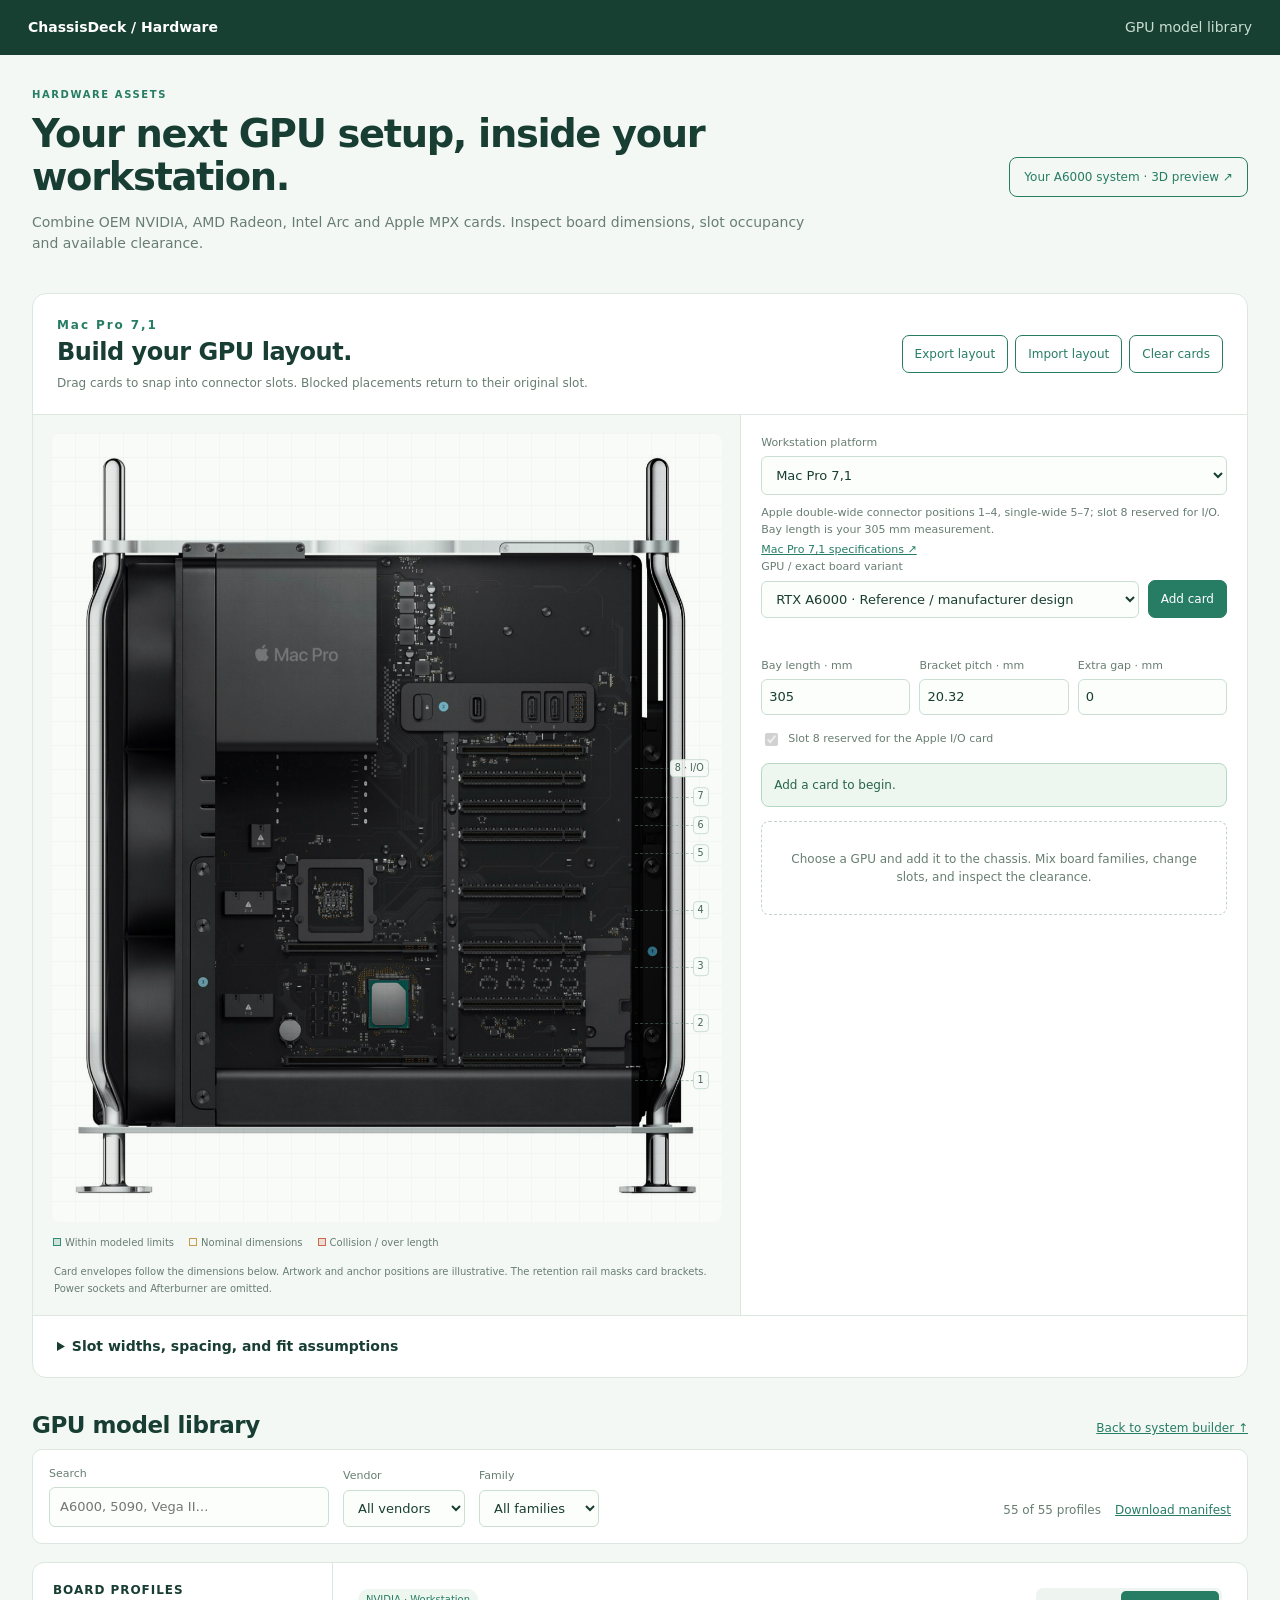
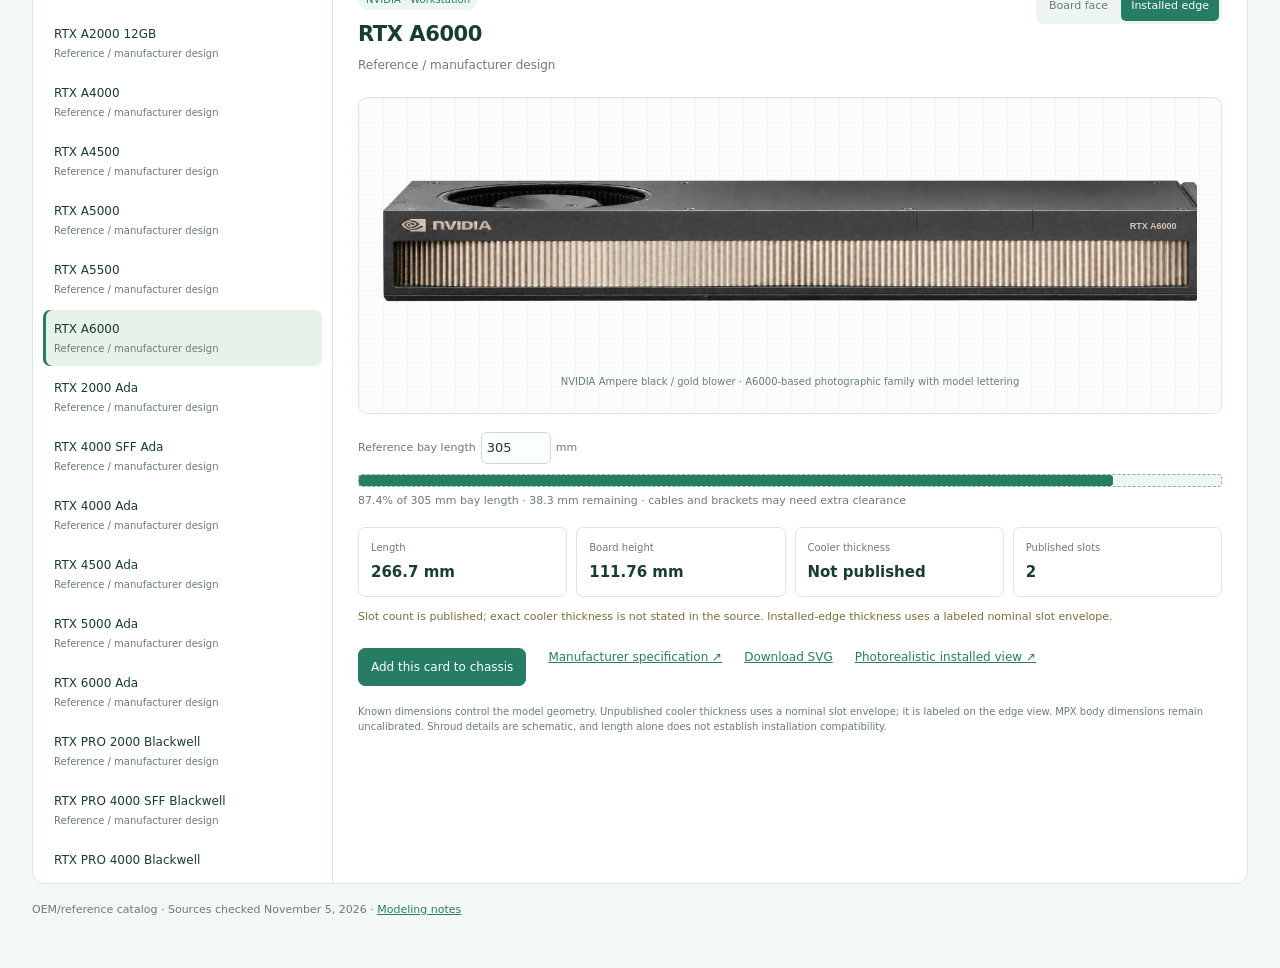
<file: dashboard/assets/gpu-library/index.html>
<!doctype html>
<html lang="en"><head><meta charset="utf-8"><meta name="viewport" content="width=device-width,initial-scale=1"><title>GPU models · ChassisDeck</title><link rel="stylesheet" href="library.css"><script src="library.js?v=p620-1" defer></script><link rel="stylesheet" href="builder/builder.css?v=p620-1"><script type="module" src="builder/builder.js?v=p620-1"></script></head>
<body><header><a href="/hardware/#sensors">ChassisDeck / Hardware</a><span>GPU model library</span></header>
<main>
  <div class="intro"><div><p class="eyebrow">HARDWARE ASSETS</p><h1>Your next GPU setup, inside your workstation.</h1><p>Combine OEM NVIDIA, AMD Radeon, Intel Arc and Apple MPX cards. Inspect board dimensions, slot occupancy and available clearance.</p></div><a class="button" href="a6000-system-3d.png" target="_blank" rel="noopener">Your A6000 system · 3D preview ↗</a></div>
  <section id="system-builder" class="builder-shell" aria-labelledby="builder-title">
  <div class="builder-heading"><div><p class="eyebrow" id="platform-name">Mac Pro 7,1</p><h2 id="builder-title">Build your GPU layout.</h2><p>Drag cards to snap into connector slots. Blocked placements return to their original slot.</p></div><div class="builder-actions"><button id="build-export">Export layout</button><button id="build-import">Import layout</button><button id="build-clear">Clear cards</button><input id="build-import-file" type="file" accept="application/json,.json" hidden></div></div>
  <div class="builder-grid">
    <div class="builder-visual"><div class="chassis-stage" id="chassis-stage" aria-label="Mac Pro chassis layout preview"><img class="chassis-base" src="builder/macpro-empty.png" alt="Mac Pro interior with its lower double-wide bays and upper single-wide slots"><div id="chassis-cards"></div><div class="chassis-slots" id="chassis-slots"></div><img class="chassis-foreground" src="builder/macpro-empty.png" alt=""></div><div class="builder-legend"><span><i class="safe"></i>Within modeled limits</span><span><i></i>Nominal dimensions</span><span><i class="error"></i>Collision / over length</span></div><p class="chassis-foot">Card envelopes follow the dimensions below. Artwork and anchor positions are illustrative. The retention rail masks card brackets. Power sockets and Afterburner are omitted.</p></div>
    <div class="builder-controls"><label class="platform-picker">Workstation platform<select id="build-platform"><option value="macpro-7-1">Mac Pro 7,1</option><option value="lenovo-p620">Lenovo ThinkStation P620</option></select></label><p id="platform-description" class="builder-message"></p><a id="platform-source" target="_blank" rel="noopener">Platform specifications ↗</a><div id="platform-compatibility" class="platform-compatibility"></div><div class="builder-picker"><label>GPU / exact board variant<select id="build-model" aria-label="GPU to add"><option>Loading catalog…</option></select></label><button class="add-card-button" id="build-add" aria-describedby="build-availability">Add card</button></div><p id="build-availability" class="builder-message" role="status"></p><p class="builder-message" id="builder-message" role="status"></p><div class="builder-settings"><label>Bay length · mm<input type="number" id="build-bay" value="305" min="100" max="600" step="0.1"></label><label>Bracket pitch · mm<input type="number" id="build-pitch" value="20.32" min="10" max="40" step="0.01"></label><label>Extra gap · mm<input type="number" id="build-gap" value="0" min="0" max="50" step="0.5"></label></div><label class="builder-check"><input type="checkbox" id="build-io" checked disabled>Slot 8 reserved for the Apple I/O card</label><div class="build-status" id="build-status" role="status">Loading layout…</div><div id="placed-cards"></div></div>
  </div>
  <details class="slot-documentation"><summary>Slot widths, spacing, and fit assumptions</summary><p data-mac-only><a href="https://support.apple.com/en-my/101640" target="_blank" rel="noopener">Apple’s slot map</a> specifies double-wide positions 1–4, single-wide positions 5–7, and the half-length I/O position 8. This preview uses a configurable nominal 20.32 mm (0.8 in) bracket pitch: 40.64 mm between double-wide connector positions, then 20.32 mm between the upper single-wide positions. These are derived preview coordinates, not caliper measurements of this chassis.</p><table><thead><tr><th>Connector</th><th>Layout</th><th>Offset from slot 1</th><th>Next connector</th></tr></thead><tbody id="slot-spacing-table"></tbody></table><p>Each card documents its published cooler thickness and slot count. Collision width is the larger of the measured cooler width and the published nominal slot envelope. Missing thickness uses the reported slot count × bracket pitch; missing slot count uses a two-slot estimate. Enter a measured thickness and length per card to resolve unknowns. A 0.1 mm tolerance handles rounding of 60.96 mm to 61 mm; it is not assembly clearance. Extra gap adds your desired separation.</p><p data-mac-only>MPX modules can occupy connector pairs 1–2 or 3–4. The builder reserves the whole pair, allows at most two modules, and scales the full-height module artwork to fill its reserved bay, matching the supplied two-module reference. Unpublished MPX body dimensions remain estimates until measured.</p><p>Length and slot checks do not establish electrical compatibility, power capacity, cooling adequacy, cable clearance, or clearance perpendicular to this view. Mac Pro: 305 mm measured bay. P620: provisional 312 mm full-length envelope, pending host measurements. P620 x8 positions 2 and 6 are 25 W connectors, so this GPU planner conservatively blocks them until slot-power requirements are verified. Known physical dimensions drive the checks even when a different visual profile is selected. <a href="builder/SLOT-MECHANICS.md">Mac Pro mechanical notes</a> · <a href="builder/P620.md">P620 compatibility and Ubuntu validation plan</a></p></details>
</section>

<div class="library-section-title"><h2>GPU model library</h2><a href="#system-builder">Back to system builder ↑</a></div>
<div class="tools"><label>Search<input id="search" type="search" placeholder="A6000, 5090, Vega II…"></label><label>Vendor<select id="vendor"><option value="">All vendors</option></select></label><label>Family<select id="category"><option value="">All families</option></select></label><span id="count" role="status">Loading…</span><a href="catalog.json" download>Download manifest</a></div>
  <section class="workspace">
    <aside><h2>Board profiles</h2><div id="models" class="models"></div></aside>
    <article id="detail">
      <div class="detail-heading"><div><span id="family" class="badge"></span><h2 id="name">Loading models…</h2><p id="variant"></p></div><div class="views" role="group" aria-label="Projection"><button id="face" aria-pressed="false">Board face</button><button id="edge" aria-pressed="true">Installed edge</button></div></div>
      <div class="preview"><img id="model-image" alt=""><span id="preview-caption" class="preview-caption">Schematic artwork · dimensional envelope</span></div>
      <div class="bay"><label>Reference bay length <input id="bay-length" type="number" min="100" max="600" value="305"> mm</label><div class="bay-track"><div id="bay-fill"></div></div><p id="occupancy"></p></div>
      <div class="spec-grid" id="specs"></div>
      <p id="notes" class="notice"></p>
      <div class="links"><button id="add-selected" class="add-card-button">Add this card to chassis</button><a id="source" target="_blank" rel="noopener">Manufacturer specification ↗</a><a id="download" download>Download SVG</a><a id="render-preview" target="_blank" rel="noopener" hidden>Rendered sample ↗</a><a id="chassis-reference" target="_blank" rel="noopener" hidden>Two-module Mac Pro reference ↗</a></div>
      <p class="fine">Known dimensions control the model geometry. Unpublished cooler thickness uses a nominal slot envelope; it is labeled on the edge view. MPX body dimensions remain uncalibrated. Shroud details are schematic, and length alone does not establish installation compatibility.</p>
    </article>
  </section>
  <footer>OEM/reference catalog · Sources checked November 5, 2026 · <a href="README.md">Modeling notes</a></footer>
</main></body></html>
</file>
<file: dashboard/assets/gpu-library/library.css>
:root { color-scheme:light; --bg:#f4f8f5; --panel:#fff; --ink:#183d32; --muted:#687e72; --line:#dce7df; --accent:#277d64; }
* { box-sizing:border-box; } body { margin:0; background:var(--bg); color:var(--ink); font:14px/1.5 ui-sans-serif,system-ui,-apple-system,sans-serif; } a { color:var(--accent); } header { display:flex; justify-content:space-between; gap:18px; padding:17px 28px; background:#173f32; color:#c9ded2; } header a { color:#fff; font-weight:750; text-decoration:none; } main { max-width:1500px; margin:auto; padding:32px; } h1,h2,p { margin-top:0; } h1 { font-size:clamp(26px,3vw,42px); line-height:1.13; letter-spacing:-.035em; margin-bottom:13px; max-width:790px; } h2 { font-size:21px; letter-spacing:-.02em; margin-bottom:6px; } .intro { display:flex; justify-content:space-between; align-items:center; gap:25px; margin-bottom:25px; } .intro p { max-width:780px; color:var(--muted); } .eyebrow { color:var(--accent)!important; font-size:10px; font-weight:750; letter-spacing:.16em; } .button { border:1px solid var(--accent); padding:10px 14px; border-radius:8px; text-decoration:none; white-space:nowrap; font-size:12px; } .tools { display:flex; align-items:end; gap:14px; flex-wrap:wrap; padding:16px; background:var(--panel); border:1px solid var(--line); border-radius:10px; margin-bottom:18px; } label { display:flex; flex-direction:column; gap:5px; color:var(--muted); font-size:11px; } input,select { font:inherit; font-size:13px; background:#fcfefc; color:var(--ink); border:1px solid #cbded1; padding:9px 10px; border-radius:6px; } #search { width:280px; } #count { margin-left:auto; color:var(--muted); padding-bottom:8px; font-size:12px; } .tools>a { padding-bottom:8px; font-size:12px; } .workspace { display:grid; grid-template-columns:300px minmax(0,1fr); background:var(--panel); border:1px solid var(--line); border-radius:12px; overflow:hidden; } aside { border-right:1px solid var(--line); padding:18px 10px; } aside h2 { padding:0 10px 10px; font-size:12px; text-transform:uppercase; letter-spacing:.08em; } .models { display:flex; flex-direction:column; max-height:850px; overflow:auto; gap:3px; } .model-button { border:0; text-align:left; padding:10px 11px; border-radius:7px; background:transparent; color:var(--ink); cursor:pointer; font:inherit; font-size:12px; } .model-button span { display:block; color:var(--muted); font-size:10px; margin-top:3px; } .model-button[aria-pressed="true"] { background:#e7f2e9; box-shadow:inset 3px 0 var(--accent); } article { padding:25px; min-width:0; } .detail-heading { display:flex; justify-content:space-between; gap:15px; flex-wrap:wrap; } #variant { color:var(--muted); font-size:12px; margin-bottom:0; } .badge { display:inline-block; color:var(--accent); background:#edf6ef; padding:3px 8px; border-radius:12px; font-size:10px; margin-bottom:9px; } .views { display:flex; align-self:flex-start; gap:3px; padding:3px; background:#eef4ef; border-radius:7px; } .views button { font:inherit; font-size:11px; padding:7px 10px; border:0; border-radius:5px; background:transparent; color:var(--muted); cursor:pointer; } .views button[aria-pressed="true"] { color:#fff; background:var(--accent); } .preview { margin-top:23px; border:1px solid var(--line); border-radius:9px; min-height:285px; display:flex; flex-direction:column; justify-content:center; align-items:center; padding:24px; background-color:#fbfdfb; background-image:linear-gradient(#4f84600b 1px,transparent 1px),linear-gradient(90deg,#4f84600b 1px,transparent 1px); background-size:24px 24px; } .preview img { width:100%; height:240px; object-fit:contain; } .preview-caption { font-size:10px; color:var(--muted); margin-top:12px; } .bay { padding:18px 0; } .bay label { flex-direction:row; align-items:center; } #bay-length { width:70px; padding:5px; } .bay-track { height:13px; border:1px dashed #8db29b; background:#eff5f0; border-radius:4px; margin:10px 0 6px; } #bay-fill { height:100%; max-width:100%; background:var(--accent); border-radius:3px; transition:width .2s; } #occupancy { margin:0; font-size:11px; color:var(--muted); } .spec-grid { display:grid; grid-template-columns:repeat(4,1fr); gap:9px; } .spec { padding:12px; border:1px solid var(--line); border-radius:7px; } .spec small { display:block; font-size:10px; color:var(--muted); margin-bottom:6px; } .spec strong { font-size:15px; font-weight:650; } .notice { padding:12px 0; color:#7c6a3b; font-size:11px; min-height:35px; } .links { display:flex; gap:22px; flex-wrap:wrap; font-size:12px; } .fine { color:var(--muted); font-size:10px; margin:18px 0 0; } footer { padding:18px 0; color:var(--muted); font-size:11px; } @media(max-width:850px) { main { padding:18px; } .intro { display:block; } .button { display:inline-block; } .workspace { grid-template-columns:1fr; } aside { border-right:0; border-bottom:1px solid var(--line); } .models { max-height:220px; } .spec-grid { grid-template-columns:repeat(2,1fr); } #search { width:220px; } .preview { padding:12px; } }
</file>
<file: dashboard/assets/gpu-library/builder/builder.css>
.builder-shell{margin:22px 0 28px;border:1px solid var(--line);border-radius:14px;background:var(--panel);overflow:hidden}.builder-heading{display:flex;justify-content:space-between;gap:18px;align-items:center;padding:22px 24px;border-bottom:1px solid var(--line)}.builder-heading h2{font-size:24px;margin:0 0 4px}.builder-heading p{margin:0;color:var(--muted);font-size:12px}.builder-actions{display:flex;gap:7px;flex-wrap:wrap}.builder-actions button,.add-card-button{border:1px solid var(--accent);border-radius:7px;padding:9px 12px;background:var(--accent);color:#fff;font:inherit;font-size:12px;cursor:pointer}.builder-actions button{background:transparent;color:var(--accent)}.builder-grid{display:grid;grid-template-columns:minmax(420px,1.4fr) minmax(340px,1fr)}.builder-visual{padding:18px;background:#f4f8f5;border-right:1px solid var(--line);min-width:0}.chassis-stage{position:relative;aspect-ratio:1204/1416;width:100%;max-width:690px;margin:auto;overflow:hidden;background:#f8fbf8;background-image:linear-gradient(#4f846009 1px,transparent 1px),linear-gradient(90deg,#4f846009 1px,transparent 1px);background-size:24px 24px;border-radius:9px}.chassis-base,.chassis-foreground{position:absolute;inset:0;width:100%;height:100%;mix-blend-mode:multiply;pointer-events:none}.chassis-foreground{z-index:6;clip-path:polygon(86.5% 0,100% 0,100% 100%,86.5% 100%)}.chassis-slots{position:absolute;inset:0;z-index:2;pointer-events:none}.chassis-slot{position:absolute;left:87%;width:11%;border-bottom:1px dashed #648a7677;display:flex;justify-content:flex-end;font-size:clamp(7px,.75vw,10px);color:#466656}.chassis-slot span{background:#f7fbf8df;border:1px solid #cbded1;border-radius:4px;padding:1px 4px;transform:translateY(50%)}.builder-card{position:absolute;z-index:4;filter:drop-shadow(0 2px 2px #0006);box-sizing:border-box;border-radius:3px}.builder-card img{width:100%;height:100%;display:block;object-fit:fill}.builder-card[data-invalid=true]{outline:2px solid #ce6a4b;background:#ce6a4b1a}.builder-card[data-estimated=true]{outline:1px dashed #c99a4a}.builder-card-name{position:absolute;left:0;bottom:calc(100% + 3px);font-size:clamp(7px,.65vw,10px);max-width:100%;overflow:hidden;text-overflow:ellipsis;white-space:nowrap;color:#184b3a;background:#eef8f1e8;border-radius:3px;padding:1px 4px}.chassis-foot{font-size:10px;color:var(--muted);margin:10px 3px 0;line-height:1.7}.builder-controls{padding:20px;min-width:0}.builder-picker{display:grid;grid-template-columns:minmax(0,1fr) auto;gap:9px;align-items:end}.builder-picker select{width:100%;min-width:0}.builder-settings{display:grid;grid-template-columns:repeat(3,minmax(0,1fr));gap:9px;margin:15px 0}.builder-settings input{width:100%;padding:7px}.builder-check{display:flex;flex-direction:row;align-items:center;gap:7px;margin:10px 0}.builder-check input{accent-color:var(--accent)}.build-status{border:1px solid #b5d7c3;background:#edf7ef;color:#28644c;border-radius:8px;padding:12px;font-size:12px;line-height:1.5;margin:14px 0}.build-status[data-level=error]{border-color:#dfb29c;background:#fff3ed;color:#914b30}.build-status[data-level=estimate]{border-color:#dfcc9c;background:#fff9e9;color:#876822}.builder-empty{padding:28px 14px;text-align:center;border:1px dashed #c2d5c8;border-radius:8px;color:var(--muted);font-size:12px}.placed-card{padding:14px 0;border-bottom:1px solid var(--line)}.placed-heading{display:flex;justify-content:space-between;gap:8px}.placed-heading h3{font-size:13px;margin:0}.placed-heading small{font-size:10px;color:var(--muted)}.remove-card{border:0;background:none;color:#9a6550;cursor:pointer;font:inherit;font-size:11px;padding:0 0 5px 6px;align-self:flex-start}.placed-fields{display:grid;grid-template-columns:1fr 1fr 1fr;gap:7px;margin-top:9px}.placed-fields input,.placed-fields select{width:100%;padding:6px;font-size:11px}.placed-errors,.placed-notes{list-style:none;margin:8px 0 0;padding:0;font-size:10px;line-height:1.5}.placed-errors{color:#a65338}.placed-notes{color:#887442}.placed-summary{font-size:10px;color:var(--muted);margin-top:7px}.slot-documentation{padding:20px 24px;border-top:1px solid var(--line)}.slot-documentation summary{font-weight:650;cursor:pointer}.slot-documentation p{font-size:12px;color:var(--muted);max-width:1000px}.slot-documentation table{width:100%;border-collapse:collapse;font-size:11px;margin:14px 0}.slot-documentation th,.slot-documentation td{padding:7px;text-align:left;border-bottom:1px solid var(--line)}.slot-documentation th{color:var(--muted)}.builder-message{font-size:11px;color:var(--muted);min-height:17px;margin:8px 0 0}.builder-legend{display:flex;gap:15px;flex-wrap:wrap;font-size:10px;color:var(--muted);margin:13px 2px}.builder-legend i{display:inline-block;width:8px;height:8px;border:1px solid #c99a4a;margin-right:4px}.builder-legend i.error{border-color:#ce6a4b;background:#ce6a4b33}.builder-legend i.safe{border-color:#328b72;background:#328b7233}.library-section-title{display:flex;justify-content:space-between;align-items:center;margin-top:30px}.library-section-title h2{font-size:23px}.library-section-title a{font-size:12px}@media(max-width:1100px){.builder-grid{grid-template-columns:minmax(0,1fr)}.builder-visual{border-right:0;border-bottom:1px solid var(--line)}.chassis-stage{max-width:620px}.builder-heading{align-items:flex-start;flex-direction:column}.builder-controls{padding:18px}.chassis-slot,.builder-card-name{font-size:10px}}@media(max-width:540px){.builder-settings,.placed-fields{grid-template-columns:1fr 1fr}.builder-heading,.slot-documentation{padding:16px}.builder-picker{grid-template-columns:1fr}.builder-visual{padding:8px}.chassis-slot,.builder-card-name{font-size:7px}.chassis-slot span{padding:1px 2px}}

/* Hard clipping at the retention edge prevents metal brackets overpainting the frame. */
#chassis-cards{position:absolute;inset:0;clip-path:polygon(0 0,87.0% 0,87.0% 100%,0 100%);z-index:4;pointer-events:none}.chassis-slots{z-index:7}.builder-card img{clip-path:inset(0 .6% 0 0)}

.builder-raster-crop{position:absolute;inset:0;overflow:hidden;border-radius:2px}.builder-raster-crop .builder-raster{position:absolute;max-width:none;object-fit:fill;clip-path:none}

/* Pointer capture keeps touch, pen and mouse placement on the physical slot grid. */
.builder-card{pointer-events:auto;cursor:grab;touch-action:none;user-select:none}.builder-card img{pointer-events:none}.builder-card:focus-visible{outline:3px solid #378bba;outline-offset:3px}.builder-card.dragging{cursor:grabbing;z-index:5;opacity:.85}.builder-card[data-drop=allowed]{outline:3px solid #259872}.builder-card[data-drop=blocked]{outline:3px solid #d05c40}.is-dragging .chassis-slot{left:25%;width:73%;border-bottom:1px dashed #56836b88}.is-dragging .chassis-slot[data-target=true]{border-bottom:2px solid #2e9f7e}.is-dragging .chassis-slot[data-target=true] span{background:#d5f6e5;color:#174d3a}

.add-card-button:disabled{opacity:.45;cursor:not-allowed}#build-availability:empty{display:none}#build-availability{color:#945c35}
.platform-picker{margin-bottom:10px}.platform-picker select{width:100%;padding:10px}.platform-compatibility{font-size:11px;color:var(--muted);line-height:1.6}.platform-compatibility p{margin:6px 0}#platform-source{font-size:11px}[hidden]{display:none!important}
.chassis-stage[data-platform=lenovo-p620]{aspect-ratio:1300/1200}.chassis-stage[data-platform=lenovo-p620] .chassis-foreground{clip-path:polygon(0 0,13% 0,13% 100%,0 100%)}.chassis-stage[data-platform=lenovo-p620] #chassis-cards{clip-path:inset(0 19% 0 12%)}.chassis-stage[data-platform=lenovo-p620] .chassis-slot{left:1%;width:12%;justify-content:flex-start}.chassis-stage[data-platform=lenovo-p620].is-dragging .chassis-slot{left:1%;width:80%}

.chassis-stage[data-platform=lenovo-p620] .chassis-foreground{mix-blend-mode:normal}.chassis-stage[data-platform=lenovo-p620] .builder-card-name{left:5%;max-width:95%}
</file>
